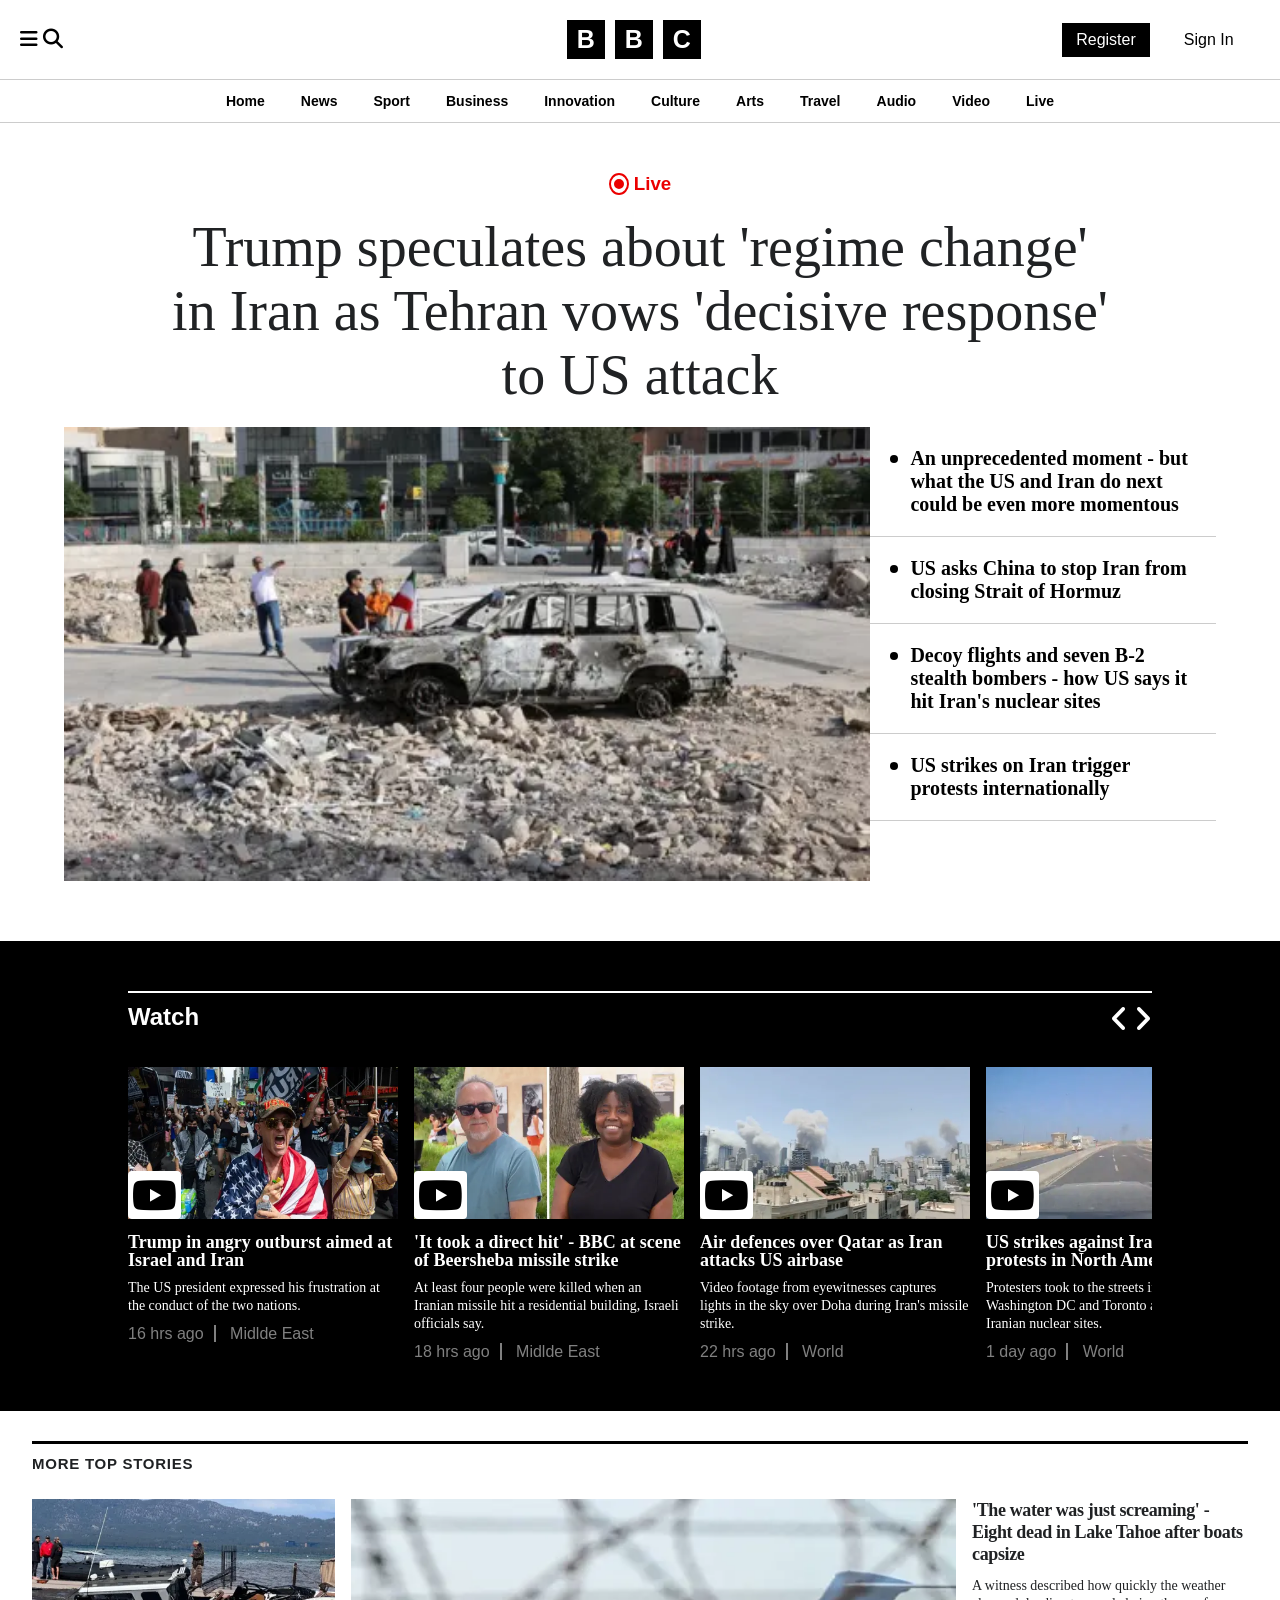
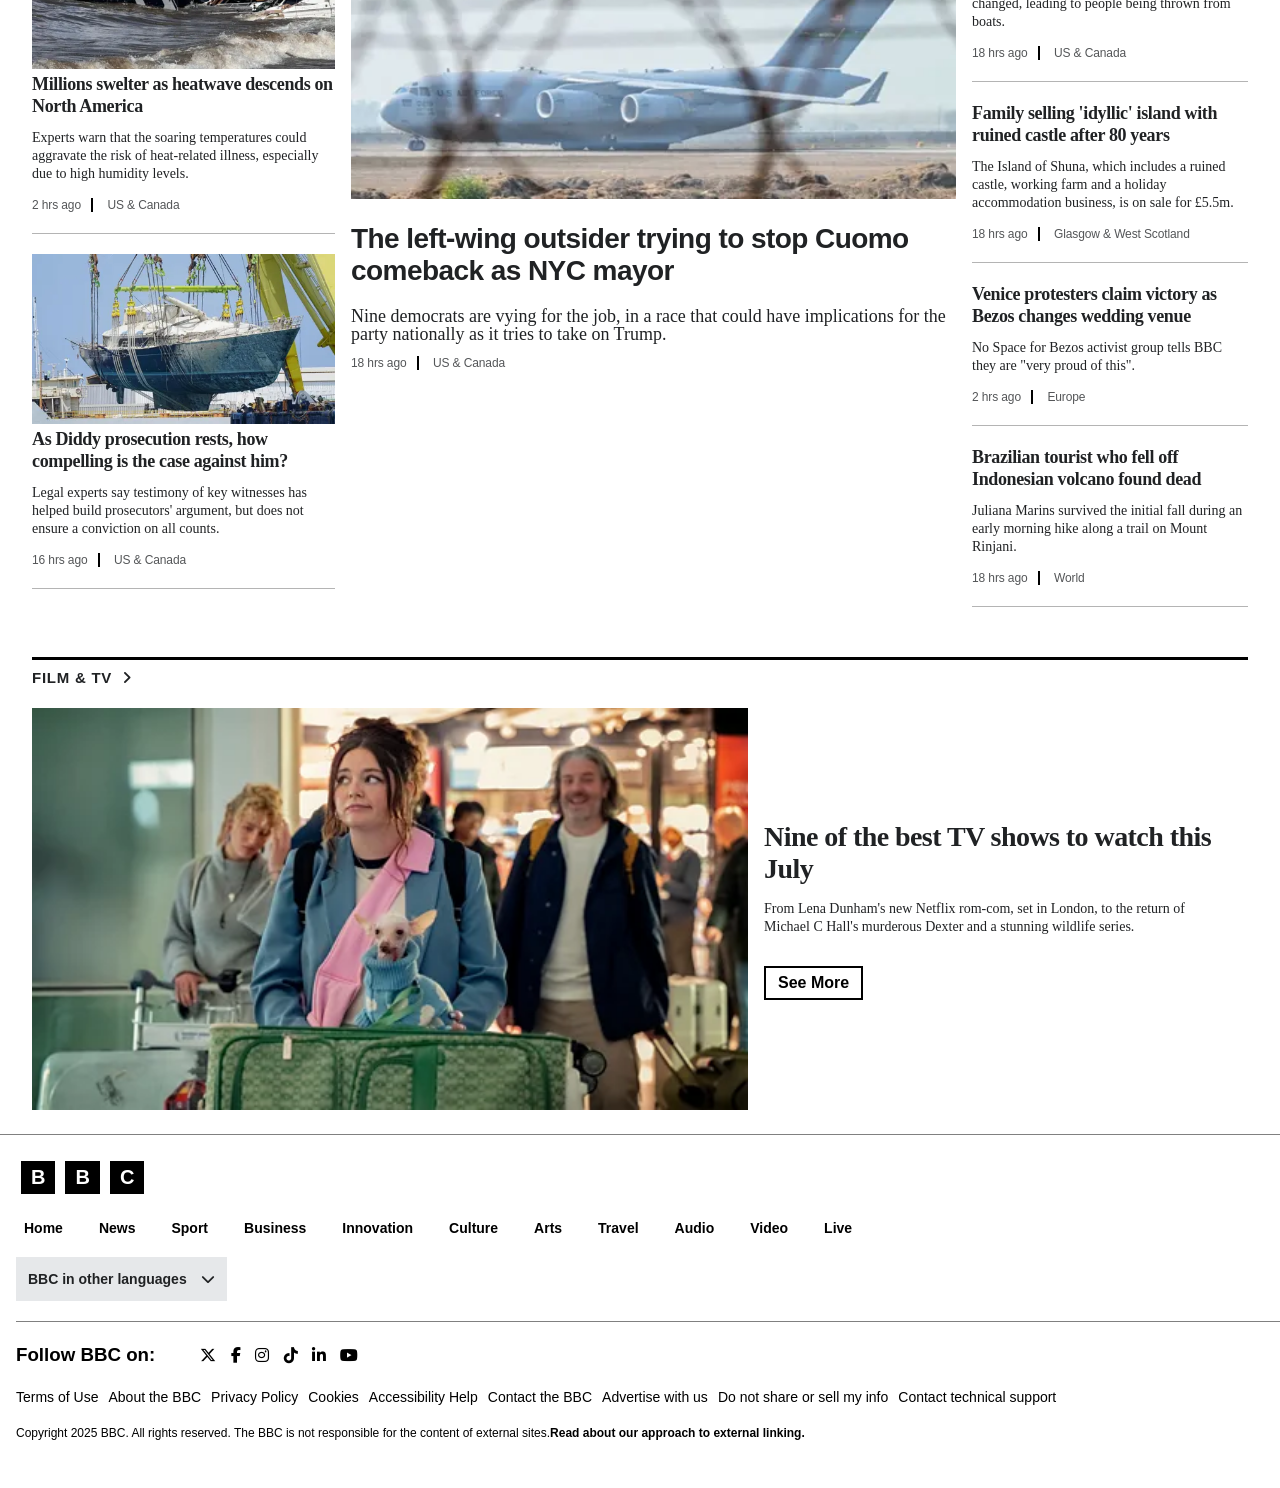
<file: index.html>
<!DOCTYPE html>
<html lang="en">

<head>
    <meta charset="UTF-8">
    <meta name="viewport" content="width=device-width, initial-scale=1.0">
    <title>Document</title>
    <link rel="stylesheet" href="style.css">
    <link rel="stylesheet" href="https://cdnjs.cloudflare.com/ajax/libs/font-awesome/6.7.2/css/all.min.css"
        integrity="sha512-Evv84Mr4kqVGRNSgIGL/F/aIDqQb7xQ2vcrdIwxfjThSH8CSR7PBEakCr51Ck+w+/U6swU2Im1vVX0SVk9ABhg=="
        crossorigin="anonymous" referrerpolicy="no-referrer" />
</head>

<body>
    <!-- Header -->
    <div class="header ">
        <div class="header-bothpadding ">
            <div class=" parent ">
                <div class="nav-menu">
                    <div class="header-icon">
                        <i class="fa-solid fa-bars"></i>
                    </div>
                    <div class="header-icon">
                        <i class="fa-solid fa-magnifying-glass"></i>
                    </div>
                </div>
                <!--  -->
                <div class="logo ">

                    <h4 class="">B</h4>
                    <h4 class="">B</h4>
                    <h4 class="">C</h4>
                </div>
                <!---->
                <div class="button">
                    <!--hide in medium screen-->
                    <button class="btn1">Register</button>
                    <button class="btn2">Sign In</button>
                    <i class="fa-regular fa-user"></i>
                </div>

            </div>
        </div>
    </div>
    <!-- ........................... section 2...................................... -->

    <div class="navbar">
        <ul>
            <li><a href="#">Home</a></li>
            <li><a href="#">News</a></li>
            <li><a href="#">Sport</a></li>
            <li><a href="#">Business</a></li>
            <li><a href="#">Innovation</a></li>
            <li><a href="#">Culture</a></li>
            <li><a href="#">Arts</a></li>
            <li><a href="#">Travel</a></li>
            <li><a href="#">Audio</a></li>
            <li><a href="#">Video</a></li>
            <li><a href="#">Live</a></li>
        </ul>
    </div>
    <!--................................... Section 3 .....................................-->

    <div class="Live_trumpSpeculates">

        <!--first point-->
        <div>
            <div class="Liveicon">
                <div class="oneMore_border">
                    <h4 class="view">
                        </h1>
                </div>
                <h3>Live </h3>
            </div>
            <h2 class="live-para">
                Trump speculates about 'regime change'<br> in Iran as Tehran vows 'decisive response' <br> to US attack
            </h2>

        </div>
    </div>

    <!-- .................................section 4 .................... -->
    <!--second point  -->
    <div class="section4">
        <div class="strickes">
            <div class="strick_img">
                <img src="images/sss.webp" alt="">
            </div>

            <div class="stricks_content">
                <a href="#">
                    <div class="box_1">
                        <h2>An unprecedented moment - but what the US and Iran do next could be even more momentous</h2>
                    </div>
                </a>
                <a href="#">
                    <div class="box_1">
                        <h2>US asks China to stop Iran from closing Strait of Hormuz</h2>
                    </div>
                </a>
                <a href="#">
                    <div class="box_1">
                        <h2>Decoy flights and seven B-2 stealth bombers - how US says it hit Iran's nuclear sites</h2>
                    </div>
                </a>
                <a href="#">
                    <div class="box_1">
                        <h2>US strikes on Iran trigger protests internationally</h2>
                    </div>
                </a>


            </div>
        </div>
    </div>

    <!-- ............................. watch video section 5  -->
    <div class="section5">
        <div class=" watch">
            <div>
                <h2>Watch</h2>
            </div>
            <div>
                <button><i class="fa-solid fa-angle-left"></i>
                </button>
                <button><i class="fa-solid fa-angle-right"></i></button>
            </div>


        </div>

        <!-- ...............................cards...................  -->
        <div class="card_parent">
            <!--...............................1-->
            <div class="watch_card1full">

                <div class="watchcard1">
                    <img src="images/1img.webp" alt="">
                    <i class="fa-brands fa-youtube"></i>
                </div>
                <div class="watchcard1_content">
                    <h3>Trump in angry outburst aimed at Israel and Iran</h3>
                    <p>The US president expressed his frustration at the conduct of the two nations.</p>

                    <span class="watchcard_hours">16 hrs ago</span> <span class="watchcard_hoursworlds">Midlde
                        East</span>

                </div>
            </div>
            <!--.................................2-->
            <div class="watch_card1full">

                <div class="watchcard1">
                    <img src="images/2img.webp" alt="">
                    <i class="fa-brands fa-youtube"></i>
                </div>
                <div class="watchcard1_content">
                    <h3>'It took a direct hit' - BBC at scene of Beersheba missile strike</h3>
                    <p>At least four people were killed when an Iranian missile hit a residential building, Israeli
                        officials say.</p>

                    <span class="watchcard_hours">18 hrs ago</span> <span class="watchcard_hoursworlds">Midlde
                        East</span>

                </div>
            </div>
            <!--.................................3-->
            <div class="watch_card1full">

                <div class="watchcard1">
                    <img src="images/3img.webp" alt="">
                    <i class="fa-brands fa-youtube"></i>
                </div>
                <div class="watchcard1_content">
                    <h3>Air defences over Qatar as Iran attacks US airbase</h3>
                    <p>Video footage from eyewitnesses captures lights in the sky over Doha during Iran's missile
                        strike.</p>

                    <span class="watchcard_hours">22 hrs ago</span> <span class="watchcard_hoursworlds">World</span>

                </div>
            </div>
            <!--................................4-->
            <div class="watch_card1full">

                <div class="watchcard1">
                    <img src="images/4img.webp" alt="">
                    <i class="fa-brands fa-youtube"></i>
                </div>
                <div class="watchcard1_content">
                    <h3>US strikes against Iran spark protests in North America</h3>
                    <p>Protesters took to the streets in New York, LA, Washington DC and Toronto after the US hit
                        Iranian nuclear sites.</p>

                    <span class="watchcard_hours">1 day ago</span> <span class="watchcard_hoursworlds">World</span>

                </div>
            </div>
            <!--...............................5-->
            <div class="watch_card1full">

                <div class="watchcard1">
                    <img src="images/5img.webp" alt="">
                    <i class="fa-brands fa-youtube"></i>
                </div>
                <div class="watchcard1_content">
                    <h3>Video shows aftermath of Israeli strikes on Iran</h3>
                    <p>Footage has emerged showing smoke billowing over Tehran and the city of Karaj, west of the
                        capital.</p>

                    <span class="watchcard_hours">24 hrs ago</span> <span class="watchcard_hoursworlds">Middle
                        East</span>

                </div>
            </div>


        </div>

    </div>

    <!-- ....................................... section 6........................... -->
    <div class="section6">
        <div class=" stories">
            <h2>More top stories</h2>
            <!-- ################################### --- ############################# -->
            <div class="storiesbox_parent">
                <!-- hidden section box1_box2 -->
                <div class="box1_box2">
                    <!-- .........................................stories  box 1 -->
                    <div class="stories_box1">
                        <!--......................................step1......................-->
                        <div class="watch_card1full11">

                            <div class="storiescard1">
                                <img src="images/stories2.webp" alt="">

                            </div>
                            <div class="stories_content">
                                <h3>Millions swelter as heatwave descends on North America</h3>
                                <p>Experts warn that the soaring temperatures could aggravate the risk of heat-related
                                    illness, especially due to high humidity levels.</p>

                                <span class="stories_hours">2 hrs ago</span> <span class="stories_hoursworlds">US &
                                    Canada</span>

                            </div>
                        </div>
                        <!--.......................................Step2................-->
                        <div class="watch_card1full11">

                            <div class="storiescard1">
                                <img src="images/stories3.webp" alt="">

                            </div>
                            <div class="stories_content">
                                <h3>As Diddy prosecution rests, how compelling is the case against him?</h3>
                                <p>Legal experts say testimony of key witnesses has helped build prosecutors' argument,
                                    but does not ensure a conviction on all counts.</p>

                                <span class="stories_hours">16 hrs ago</span> <span class="stories_hoursworlds">US &
                                    Canada</span>

                            </div>
                        </div>

                    </div>


                    <!-- .......................... stories box 2..................................... -->
                    <div class="stories_box2">
                        <div class="stories_card1full">

                            <div class="stories_mid_box2">
                                <img src="images/stories1.webp" alt="">

                            </div>
                            <div class="stories_contentbox3">
                                <h3> The left-wing outsider trying to stop Cuomo comeback as NYC mayor</h3>
                                <p> Nine democrats are vying for the job, in a race that could have implications for the
                                    party nationally as it tries to take on Trump. </p>

                                <span class="stories_hours">18 hrs ago</span> <span class="stories_hoursworlds">US &
                                    Canada</span>

                            </div>
                        </div>
                    </div>

                </div>

                <!-- ...................................screen 600 sy small ka code  -->
                <div class="stories_content_screen600">
                    <div class="stories_mid_box2screen600">
                        <img src="images/stories1.webp" alt="">

                    </div>
                    <div class="stories_contentbox3screen600">
                        <h3> The left-wing outsider trying to stop Cuomo comeback as NYC mayor</h3>
                        <p> Nine democrats are vying for the job, in a race that could have implications for the party
                            nationally as it tries to take on Trump. </p>

                        <span class="stories_hours">18 hrs ago</span> <span class="stories_hoursworlds">US &
                            Canada</span>

                    </div>
                </div>
                <!-- ...................................screen 600 sy small ka code  -->
                <div class="watch_card1full11_screen600">

                    <div class="storiescard1screen600">
                        <img src="images/stories2.webp" alt="">

                    </div>
                    <div class="stories_contentscreen600">
                        <h3>Millions swelter as heatwave descends on North America</h3>

                        <span class="stories_hours">2 hrs ago</span> <span class="stories_hoursworlds">US &
                            Canada</span>

                    </div>
                </div>
                <div class="watch_card1full11_screen600">

                    <div class="storiescard1screen600">
                        <img src="images/stories3.webp" alt="">

                    </div>
                    <div class="stories_contentscreen600">
                        <h3>As Diddy prosecution rests, how compelling is the case against him?</h3>

                        <span class="stories_hours">2 hrs ago</span> <span class="stories_hoursworlds">US &
                            Canada</span>

                    </div>
                </div>


                <!-- ..........................stories boc 3..................................... -->
                <div class="stories_box3">
                    <!--1-->
                    <div>
                        <div class="stories_card1full1">
                            <div class="stories_content">
                                <h3>'The water was just screaming' - Eight dead in Lake Tahoe after boats capsize </h3>
                                <p>A witness described how quickly the weather changed, leading to people being thrown
                                    from boats.</p>

                                <span class="stories_hours">18 hrs ago</span> <span class="stories_hoursworlds">US &
                                    Canada</span>

                            </div>
                        </div>
                        <!--2-->
                        <div class="stories_card1full1">
                            <div class="stories_content">
                                <h3>Family selling 'idyllic' island with ruined castle after 80 years</h3>
                                <p>The Island of Shuna, which includes a ruined castle, working farm and a holiday
                                    accommodation business, is on sale for £5.5m.</p>

                                <span class="stories_hours">18 hrs ago</span> <span class="stories_hoursworlds">Glasgow
                                    & West Scotland</span>

                            </div>
                        </div>
                    </div>
                    <!--3-->
                    <div>
                        <div class="stories_card1full1">
                            <div class="stories_content">
                                <h3>Venice protesters claim victory as Bezos changes wedding venue</h3>
                                <p>No Space for Bezos activist group tells BBC they are "very proud of this".</p>

                                <span class="stories_hours">2 hrs ago</span> <span
                                    class="stories_hoursworlds">Europe</span>

                            </div>
                        </div>
                        <!-- 4 -->

                        <div class="stories_card1full1">
                            <div class="stories_content">
                                <h3>Brazilian tourist who fell off Indonesian volcano found dead</h3>
                                <p>Juliana Marins survived the initial fall during an early morning hike along a trail
                                    on Mount Rinjani.</p>

                                <span class="stories_hours">18 hrs ago</span> <span
                                    class="stories_hoursworlds">World</span>

                            </div>
                        </div>
                    </div>

                </div>
            </div>

        </div>

    </div>

    <!--  .....................................section 7............................. -->
       <div class="section7">
        <div class=" FilmTv">
            <h2>Film & TV  <span ><i class="fa-solid fa-angle-right"></i></span> </h2>
            <div class="FilmTv_card">
                <div class="FILMtV_IMG">
                    <img src="images/fillmtv.webp" alt="">
                </div>
                <div class="FilmTvcontent">
                    <h3>Nine of the best TV shows to watch this July</h3>
                    <p>From Lena Dunham's new Netflix rom-com, set in London, to the return of Michael C Hall's murderous Dexter and a stunning wildlife series.</p>
                    <button>See More</button>
                </div>
            </div>
            </div>
            </div>
            <!-- footer -->
                 <div style="border-bottom: 1px solid gray; padding-top: 20px; "></div>
       <div class="section9">
        <div class=" Footer">
            <!-- logo -->
             <div class="logoFooter ">

                    <h4 class="">B</h4>
                    <h4 class="">B</h4>
                    <h4 class="">C</h4>
                </div>
                <!-- navbar -->
                 <div class="navbarFooter">
        <ul>
            <li><a href="#">Home</a></li>
            <li><a href="#">News</a></li>
            <li><a href="#">Sport</a></li>
            <li><a href="#">Business</a></li>
            <li><a href="#">Innovation</a></li>
            <li><a href="#">Culture</a></li>
            <li><a href="#">Arts</a></li>
            <li><a href="#">Travel</a></li>
            <li><a href="#">Audio</a></li>
            <li><a href="#">Video</a></li>
            <li><a href="#">Live</a></li>
        </ul>
    </div>
    <!-- button -->
    <div class="Footer_button">
        <button>
            BBC in other languages 
            <span><i class="fa-solid fa-chevron-down"></i>
</span> 
        </button>
    </div>
<!-- icons -->
 <div class="Footer_icons">  
    <div class="box1">
        <h3>Follow BBC on:</h3>
    </div>
    <div class="Footer_box2">
       <!-- X (Twitter new name) -->
<i class="fab fa-x-twitter"></i>  <!-- OR -->

        <!-- Facebook -->
<i class="fab fa-facebook-f"></i>

<!-- Instagram -->
<i class="fab fa-instagram"></i>
<!-- tictok -->
 <i class="fab fa-tiktok"></i>

 <!-- LinkedIn -->
<i class="fab fa-linkedin-in"></i>

<!-- YouTube -->
<i class="fab fa-youtube"></i>






    </div>
 </div>
 <!-- polices  -->
     <div class="Footerpolices">
        <ul>
            <li>Terms of Use</li>
            <li>About the BBC</li>
            <li>Privacy Policy</li>
            <li>Cookies</li>
            <li>Accessibility Help</li>
            <li>Contact the BBC</li>
            <li>Advertise with us</li>
            <li>Do not share or sell my info</li>
            <li>Contact technical support</li>
            
        </ul>
    </div>
    <div class="copywrite_footer">
        <p>Copyright 2025 BBC. All rights reserved.  The BBC is not responsible for the content of external sites.<b>Read about our approach to external linking.</b> </p>
    </div>
        </div>
        </div>
</body>


























<script>
    const cardContainer = document.querySelector(".card_parent");
    const leftBtn = document.querySelector(".watch button:first-child");
    const rightBtn = document.querySelector(".watch button:last-child");
    const cardWidth = 286; // 270 + 16px margin

    // Scroll right
    rightBtn.addEventListener("click", () => {
        const maxScroll = cardContainer.scrollWidth - cardContainer.clientWidth;
        const nextScroll = cardContainer.scrollLeft + cardWidth;

        if (nextScroll >= maxScroll) {
            cardContainer.scrollLeft = maxScroll;
        } else {
            cardContainer.scrollLeft = nextScroll;
        }

        setTimeout(updateBlur, 300); // give scroll time to finish
    });

    // Scroll left
    leftBtn.addEventListener("click", () => {
        cardContainer.scrollLeft -= cardWidth;
        setTimeout(updateBlur, 300);
    });



    // .....................................................
    // Get all links inside navbar
    const navLinks = document.querySelectorAll(".navbar a");

    navLinks.forEach(link => {
        link.addEventListener("click", function () {
            // Remove 'active' from all
            navLinks.forEach(l => l.classList.remove("active"));
            // Add 'active' to clicked one
            this.classList.add("active");
        });
    });
</script>

</html>
</file>
<file: style.css>
* {
    margin: 0;
    padding: 0;
    font-family: sans-serif;
}

.header {
    width: 100%;
    position: sticky;
    /* 📌 fix the header */
    top: 0;
    /* stick to top */
    left: 0;
    background-color: white;
    /* white bg to avoid transparency */
    z-index: 999;
    /* stay above all other content */
    border-bottom: 1px solid rgb(204, 204, 204);

}

.header-bothpadding {
    padding: 20px 20px;
}

.parent {
    display: flex;
    align-items: center;
}

.nav-menu {
    width: 33%;
    display: flex;
    gap: 5px;
}

.header-icon {
    cursor: pointer;
    font-size: 20px;
}

.logo {
    width: 33%;
    display: flex;
    justify-content: center;
    gap: 10px;
}

.logo h4 {
    color: white;
    background-color: black;
    padding: 5px 10px;
    font-size: 25px;
    font-weight: 600;
}

.button {
    width: 33%;
    display: flex;
    flex-direction: row;
    align-items: center;
    justify-content: end;
    gap: 20px;
}

.button .btn1 {
    color: white;
    cursor: pointer;
    background-color: black;
    border: 2px solid transparent;
    padding: 6px 12px;
    font-weight: 500;
    font-size: 16px;
    text-transform: none;
    text-decoration: none;

}

.btn2 {
    text-transform: none;
    text-decoration: none;
    color: black;
    cursor: pointer;
    border: 2px solid transparent;
    font-weight: 500;
    font-size: 16px;
    font-weight: 500;
    background-color: white;
    padding: 6px 12px;
}

.btn2:hover {
    background-color: black;
    color: white;
}

.button .fa-user {
    display: none;
}

@media screen and (max-width: 599px) {

    .btn1,
    .btn2 {
        display: none;
    }

    .button .fa-user {
        font-size: 20px;
        display: inline-block;
    }

    .logo h4 {
        color: white;
        background-color: black;
        padding: 3px 6px;
        font-size: 20px;
        font-weight: 600;
    }
}

/*.........................................section 2 ............................*/
.navbar {
    border-bottom: 1px solid rgb(204, 204, 204);
    display: flex;
    justify-content: center;
}

.navbar ul {
    display: flex;
    gap: 20px;
    list-style-type: none;
    padding: 12px 0px;
}

ul li a {
    text-decoration: none;
    color: black;
    cursor: pointer;
    padding: 12px 8px;
    font-weight: 700;
    font-size: 14px;
    line-height: 18px;
    text-transform: none;
    letter-spacing: 0px;
    position: relative;
}

ul li a:hover {

    background-color: #E6E8EA;
}

.navbar a.active::after {
    content: "";
    position: absolute;
    bottom: 0;
    left: 0;
    width: 100%;
    height: 2px;
    background-color: black;
}

@media screen and (max-width: 1007px) {
    .navbar {
        display: none;
    }
}

/*..............................................section 3.........................*/
.Live_trumpSpeculates {
    margin: 20px 0px;
    display: flex;
    justify-content: center;
    align-items: center;
}

.Liveicon {
    display: flex;
    justify-content: center;
    gap: 5px;
    margin-top: 30px;
}

.view {
    border: 2px solid rgb(235, 0, 0);
    border-radius: 100%;
    padding: 3px 3px;
    background-color: rgb(235, 0, 0);
}

.oneMore_border {
    display: flex;
    align-items: center;
    border: 2px solid rgb(235, 0, 0);
    padding: 1px 3px;
    border-radius: 100%;
}

.Liveicon {
    color: rgb(235, 0, 0);
}

.live-para {
    color: rgb(32, 34, 36);
    text-align: center;
    font-family: "BBC Reith Serif", BBCReithSerif-fallback, serif;
    font-weight: 400;
    font-size: 56px;
    padding-top: 20px;
    padding-inline: 76px;
}

.live-para:hover {
    text-decoration: underline;
}

@media screen and (max-width: 1009px) {
    .live-para {
        font-size: 40px;
        padding-inline: 66px;
    }
}

@media screen and (max-width: 730px) {
    .live-para {
        font-size: 30px;
        padding-inline: 20px;
    }
}

/*.................................... second point ......................*/
.section4 {
    display: flex;
    margin-top: 10px;
    justify-content: center;

}

.strickes {
    width: 80%;
    display: flex;

}

.strick_img {
    width: 70%;
    display: flex;
    justify-content: center;
}

.strickes img {
    width: 722px;
    height: 402px;
}

.stricks_content {
    width: 30%;
}

.stricks_content .box_1 {
    border-bottom: 1px solid rgb(204, 204, 204);
    padding: 20px 20px;
    color: black;
    padding: 20px 20px 20px 40px;
    /* left padding added for bullet space */
    position: relative;
    /* required for pseudo-element */
}

.stricks_content .box_1 h2 {
    font-size: 20px;
    font-weight: 600;
    font-family: "BBC Reith Serif", BBCReithSerif-fallback, serif;
}

.stricks_content a {
    text-decoration: none;
}

/* 🔴 Bullet circle via ::before */
.stricks_content .box_1::before {
    content: "";
    position: absolute;
    top: 28px;
    /* adjust vertically */
    left: 20px;
    width: 8px;
    height: 8px;
    background-color: black;
    border-radius: 50%;
}

.stricks_content .box_1:hover {
    text-decoration: underline;
}

/* responsive */
@media screen and (max-width: 1500px) {
    .strickes {
        width: 90%;
    }

    .strickes img {
        width: 100%;
        height: 100%;
    }

    .stricks_content {
        width: 30%;
    }
}

@media screen and (max-width: 900px) {
    .strickes {
        flex-direction: column;
        gap: 0px;
    }

    .strickes {
        width: 80%;
        display: flex;
    }

    .strick_img {
        width: 100%;
    }

    .strickes img {
        width: 100%;
        height: 100%;
    }

    .stricks_content {
        width: 100%;

    }
}

/* .............................watch Section 5 watch video */
.section5 {
    background-color: black;
    margin-top: 60px;
    padding: 50px 0px;

}

.watch {
    width: 80%;
    border-top: 2px solid white;
    margin: auto;
    color: white;
    display: flex;
    justify-content: space-between;
    padding-top: 10px;
}

.watch button {
    background: none;
    border: none;
    color: white;
    font-size: 30px;
}

/* .............. ............................card parent */
.card_parent {
    margin: auto;
    width: 80%;
    display: flex;
    justify-content: space-between;
}

.watch_card1full {
    margin-top: 30px;
    width: 20%;
    margin-right: 16px;
}

.watchcard1 {
    position: relative;

}

.watchcard1 .fa-youtube {
    position: absolute;
    bottom: 4px;
    left: 0px;
    font-size: 40px;
    color: #000000;
    /* YouTube red */
    background-color: white;
    padding: 4px;
    border-radius: 4px;
}

.watchcard1 img {
    width: 270px;
    height: 152px;
}

.watchcard1_content {
    color: white;
    line-height: 18px;
    letter-spacing: 0px;

}

.watchcard1_content h3 {
    font-family: "BBC Reith Serif", BBCReithSerif-fallback, serif;

    font-size: 18px;
    padding-top: 10px;
}

.watchcard1_content h3:hover {
    text-decoration: underline;
}

.watchcard1_content p {
    font-family: "BBC Reith Serif", BBCReithSerif-fallback, serif;

    padding: 10px 0px;
    font-size: 14px;
}

.watchcard_hours {
    color: gray;
    border-right: 2px solid gray;
    padding-right: 10px;
}

.watchcard_hoursworlds {
    color: gray;
    padding-left: 10px;
}

/* ................................####################................ */
.card_parent {
    overflow-x: auto;
    scroll-behavior: smooth;
    scrollbar-width: none;
    -ms-overflow-style: none;
}


.watch_card1full {
    width: 270px;
}

/* ....................................section 6.................................. */
.section6 {
    margin-top: 30px;
}

.stories {
    margin: auto;
    width: 85%;
    border-top: 3px solid black;
}

.storiesbox_parent {
    display: flex;
    gap: 16px;
}

.stories_box1 {
    /* width: 32%; */
}

.storiescard1 img {
    width:303px;
    height: 170px;
}

.watch_card1full11 {
    padding-bottom: 20px;
    margin-bottom: 20px;
    border-bottom: 1px solid rgb(180, 180, 180);


}


.stories h2 {
    color: rgb(32, 34, 36);
    font-family: "BBC Reith Sans", BBCReithSans-fallback, sans-serif;
    font-weight: 800;
    font-size: 15px;
    line-height: 20px;
    text-transform: uppercase;
    text-decoration: none;
    letter-spacing: 0.75px;
    margin-top: 10px;
    margin-bottom: 25px;

}

.stories_content {
    color: rgb(32, 34, 36);

    line-height: 18px;
    letter-spacing: 0px;

}

.stories_content h3 {
    letter-spacing: -0.36px;
    font-family: "BBC Reith Serif", BBCReithSerif-fallback, serif;
    font-size: 18px;
    line-height: 22px;

}

.stories_content p {
    font-family: "BBC Reith Serif", BBCReithSerif-fallback, serif;
    font-size: 14px;
    padding: 12px 0px;
    font-family: "BBC Reith Serif", BBCReithSerif-fallback, serif;
    font-weight: 400;
    line-height: 18px;
    letter-spacing: 0px;
    color: rgb(32, 34, 36);
}

.stories_content h3:hover {
    text-decoration: underline;
}

.stories_hours {

    font-family: "BBC Reith Sans", BBCReithSans-fallback, sans-serif;
    font-weight: 400;
    font-size: 12px;
    line-height: 14px;
    text-transform: none;
    text-decoration: none;
    letter-spacing: -0.12px;
    color: rgb(84, 86, 88);
    border-right: 2px solid black;
    padding-right: 10px;

}

.stories_hoursworlds {

    font-family: "BBC Reith Sans", BBCReithSans-fallback, sans-serif;
    font-weight: 400;
    font-size: 12px;
    line-height: 14px;
    text-transform: none;
    text-decoration: none;
    letter-spacing: -0.12px;
    color: rgb(84, 86, 88);
    padding-left: 10px;

}
.box1_box2{
    /* width: 75%; */
    display: flex;
    gap: 16px;
}

/* ..........................................box 2 .......................... */
.stories_box2 {
    /* width: 65%; */
}

.stories_mid_box2 img {
    width: 605px;
    height: 300px;
}

.stories_contentbox3 h3 {

    
    color: rgb(32, 34, 36);
    /* font-family: "BBC Reith Serif",s BBCReithSerif-fallback, serif; */
    font-weight: 550;
    font-size: 28px;
    line-height: 32px;
    text-transform: none;
    text-decoration: none;
    letter-spacing: -0.56px;
    overflow-wrap: anywhere;
    padding: 20px 0px;
}

.stories_contentbox3 p {

    font-family: "BBC Reith Serif", BBCReithSerif-fallback, serif;
    font-weight: 400;
    font-size: 18px;
    line-height: 18px;
    letter-spacing: 0px;
    color: rgb(32, 34, 36);
    margin-bottom: 10px;
}

/* ...........................................box 3........................ */
.stories_box3 {
    /* width: 25%;s */
}

.stories_card1full1 {
    padding-bottom: 20px;
    margin-bottom: 20px;
    border-bottom: 1px solid rgb(180, 180, 180);
    
}
/* responsive  */
@media screen and (max-width: 1300px) {
    .stories {
    margin: auto;
    width: 95%;
    border-top: 3px solid black;
}
    }
@media screen and (max-width: 1200px) {
    .storiesbox_parent {
    flex-direction: column;
    gap: 16px;
}

    .stories {
    margin: auto;
    width: 85%;
    border-top: 3px solid black;
}
.box1_box2 {
    width: 100%;
   
}
.stories_box3{
    display: flex;
    gap: 20px;
}

.stories_card1full1 {
   
    margin-bottom: 20px;
    border-bottom: none;
}
.stories_mid_box2 img {
    width: 500px;
    height: 300px;
}
.storiescard1 img {
    width:100%;
    height: 100%;
}
    
}
@media screen and (max-width: 900px) {

    .stories {
    width: 90%;
}
.stories_mid_box2 img {
    width: 100%;
    height: 100%;
}
}
@media screen and (max-width: 600px) {
    .box1_box2 {
    display: none;
   
}
.stories_box3{
   flex-direction: column;
    gap: 0px;
}
.stories_card1full1 {
   
    margin-bottom: 20px;
    border-bottom: 1px solid gray;
}}
/* ...........box2 top py
 */
 .stories_content_screen600 {
  display: none;
}
.watch_card1full11_screen600{
    display: none;
}

@media screen and (max-width: 600px) {
  .stories_content_screen600 {
    display: block;

  }
  .stories_content_screen600{
    border-bottom: 1px solid gray ;
    padding-bottom: 25px;

  }
  .stories_mid_box2screen600 img{
    width: 100%;
    height: 100%;
  }
  .stories_contentbox3screen600 h3{
    ont-family: "BBC Reith Serif", BBCReithSerif-fallback, serif;
        font-weight: 600;
        font-size: 24px;
        line-height: 28px;
        text-transform: none;
        text-decoration: none;
        letter-spacing: -0.48px;
        margin-top: 10px;
  }
  .stories_contentbox3screen600 p{
       font-family: "BBC Reith Serif", BBCReithSerif-fallback, serif;
        font-weight: 400;
        font-size: 14px;
        line-height: 18px;
        letter-spacing: 0px;
        margin-bottom: 0px;
        margin: 15px 0px;
  }
/* card1 */
.watch_card1full11_screen600{
    display: flex ;
    align-items: center;
    gap: 20px;
    border-bottom: 1px solid gray;
    padding-bottom: 20px;
}
.storiescard1screen600 img{
width: 132px;
height: 80px;
}
.stories_contentscreen600 h3{
font-family: "BBC Reith Serif", BBCReithSerif-fallback, serif;
        font-weight: 600;
        font-size: 18px;
        line-height: 22px;
        text-transform: none;
        text-decoration: none;
        letter-spacing: -0.36px;
        margin-bottom: 10px;
    }

}
@media screen and (max-width: 400px) {
    .storiescard1screen600 img {
        width: 132px;
        height: 123px;
    }}
    /* .................................section 7.................................. */
    .section7 {
    margin-top: 30px;
}

.FilmTv{
    margin: auto;
    width: 85%;
    border-top: 3px solid black;
}
.FilmTv h2{

color: rgb(32, 34, 36);
    font-family: "BBC Reith Sans", BBCReithSans-fallback, sans-serif;
    font-weight: 800;
    font-size: 15px;
    line-height: 20px;
    text-transform: uppercase;
    text-decoration: none;
    letter-spacing: 0.75px;
    margin-top: 8px;
    margin-bottom: 20px;
}
.FilmTv h2:hover{
    text-decoration: underline;
}
.FilmTv .fa-angle-right{
    padding-left: 5px;
    font-size: 15px;

}
.FilmTv_card{
    display: flex ;
    /* gap: 20px; */
    align-items: center;    
}
.FILMtV_IMG {
    width: 140%;
}
.FILMtV_IMG img{
  width: 100%;
  height: auto;
  object-fit: cover;
  
}
.FilmTvcontent{
    padding: 16px;
}
.FilmTv_card h3{
    color: rgb(32, 34, 36);
    font-family: "BBC Reith Serif", BBCReithSerif-fallback, serif;
    font-weight: 600;
    font-size: 28px;
    line-height: 32px;
    text-transform: none;
    text-decoration: none;
    letter-spacing: -0.56px;
}
.FilmTv_card p{
    
    color: rgb(32, 34, 36);
    font-family: "BBC Reith Serif", BBCReithSerif-fallback, serif;
    font-weight: 400;
    font-size: 14px;
    line-height: 18px;
    letter-spacing: 0px;
    margin: 15px 0px;
}
.FilmTv_card button{
    cursor: pointer;
    border: 2px solid black;
    align-items: center;
    padding: 6px 12px;
    font-family: "BBC Reith Sans", BBCReithSans-fallback, sans-serif;
    font-weight: 600;
    font-size: 16px;
    line-height: 18px;
   background-color: white;
    letter-spacing: 0px;
    margin-top: 15px;
}
/* responsive */
@media screen and (max-width: 1340px) {
.FilmTv{
    width: 95%;
}
.FILMtV_IMG {
    width: 100%;
}
}

@media screen and (max-width: 1008px) {
.FilmTv{
    width: 85%;
}
.FilmTv_card{
    flex-direction: column;  
}
}
/* section 8................. */


/* sectiion 9 Footer  */
.section9{
    padding-top: 10px;
}
.Footer{  
    max-width: 1280px;
    width: 100%;
    margin: 16px auto 48px;
    padding: 0px 16px;
   
    

}


.logoFooter {
    width: 33%;
    display: flex;
    gap: 10px;
    padding-left: 5px;

}

.logoFooter h4 {
    color: white;
    background-color: black;
    padding: 5px 10px;
    font-size: 20px;
    font-weight: 600;
}



.navbarFooter ul {
    display: flex;
    gap: 20px;
    list-style-type: none;
    padding-top: 25px;
}

.navbarFooter ul li a {
    text-decoration: none;
    color: black;
    cursor: pointer;
    font-weight: 700;
    font-size: 14px;
    line-height: 18px;
    text-transform: none;
    letter-spacing: 0px;
    
    
}
.navbarFooter ul li a:hover{
    text-decoration: underline;
    background-color: white;
}
.Footer_button {
    margin-top: 20px;
    display: flex;
    align-items: center;
}
.Footer_button button{
cursor: pointer;
    height: 44px;
    align-items: center;
    padding: 6px 12px;
    background-color: rgb(230, 232, 234);
    color: rgb(32, 34, 36);
    font-family: "BBC Reith Sans", BBCReithSans-fallback, sans-serif;
    font-weight: 600;
    font-size: 14px;
    line-height: 18px;
    letter-spacing: 0px;
    border: none;
}
   .Footer_button .fa-chevron-down{
    padding-left: 10px;
     font-weight: 600;
    font-size: 14px;
   }
   .Footer_button button:hover{
background-color: #d2d4d6;
   }
/* footer icons */
.Footer_icons{
    margin-top: 20px;
    padding-top: 20px;
    border-top: 1px solid gray;
    display: flex;
    gap: 20px;
    align-items: center;
}
    
.Footer_box2{
    padding-left: 20px;
}

.Footer_box2 .fab{
    margin: auto;
    font-size: 16px ;
    padding: 5px;
    color: #000000;

}
.Footer_box2 .fab:hover{
    border: 1px solid black;
}
/* polices */

.Footerpolices ul {
    display: flex;
    gap: 10px;
    list-style-type: none;
    padding-top: 20px;
}

.Footerpolices ul li  {
    text-decoration: none;
    color: black;
    cursor: pointer;
    font-weight: 400;
    font-size: 14px;
    line-height: 18px;
    text-transform: none;
    letter-spacing: 0px;
    
    
}
.Footerpolices ul li:hover{
    text-decoration: underline;
    background-color: white;
}
.copywrite_footer p{
font-size: 12px;
padding-top: 20px;
}

/* 🔻 Responsive Styles Start */
@media screen and (max-width: 1024px) {
  .navbarFooter ul {
    flex-wrap: wrap;  /* 🔸Add kiya */
    gap: 10px;         /* 🔸Change kiya */
  }
    .Footer_icons{
    justify-content: center;
  }

  .Footerpolices ul {
    flex-wrap: wrap;   /* 🔸Add kiya */
    gap: 10px;
  }
  
}

@media screen and (max-width: 768px) {
  .logoFooter {
    width: 100%;         /* 🔸Change kiya */
    justify-content: center;
    margin-bottom: 15px;
  }

  .navbarFooter ul {
    flex-direction: column;  /* 🔸Change kiya */
    align-items: center;
    gap: 8px;
  }

  .Footer_button {
    justify-content: center;
  }

  .Footer_icons {
    align-items: center;
  }

  .Footer_box2 {
    padding-left: 0px;  /* 🔸Change kiya */
    display: flex;
    flex-wrap: wrap;
    gap: 10px;
  }

  .Footer_box2 .fab {
    font-size: 20px;    /* 🔸Change kiya */
  }

  .Footerpolices ul {
    flex-direction: column;  /* 🔸Change kiya */
    align-items: center;
  }

  .Footerpolices ul li {
    font-size: 13px;    /* 🔸Minor size adjust */
  }

  .copywrite_footer p {
    text-align: center;
    padding: 10px;
  }
}

@media screen and (max-width: 480px) {
  .Footer_button button {
    width: 100%;
    text-align: center;
  }
.Footer_icons {
    flex-direction: column;  /* 🔸Change kiya */
    align-items: center; /* 🔸Change kiya */
    gap: 10px;
  }
  .navbarFooter ul li a {
    font-size: 13px;
  }

  .Footerpolices ul li {
    font-size: 12px;
  }
}
/* 🔺 Responsive Styles End */
</file>
